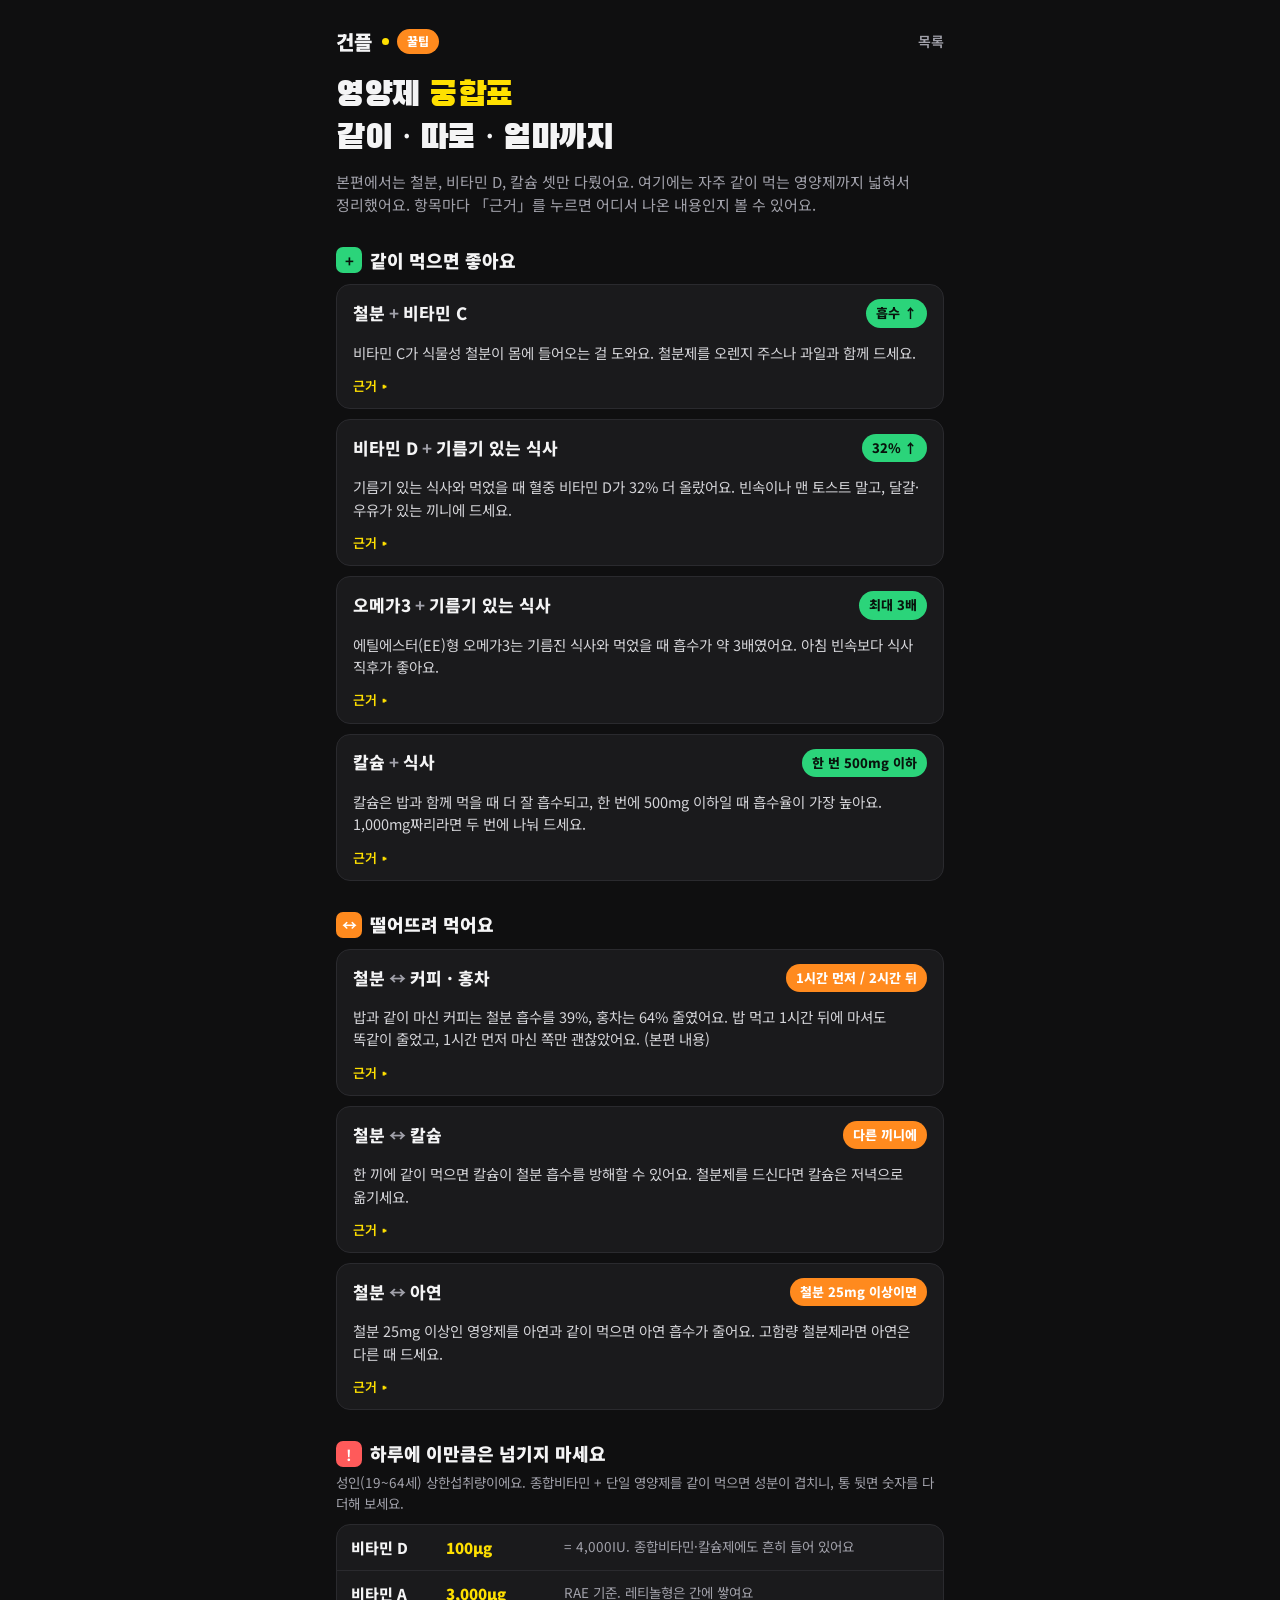
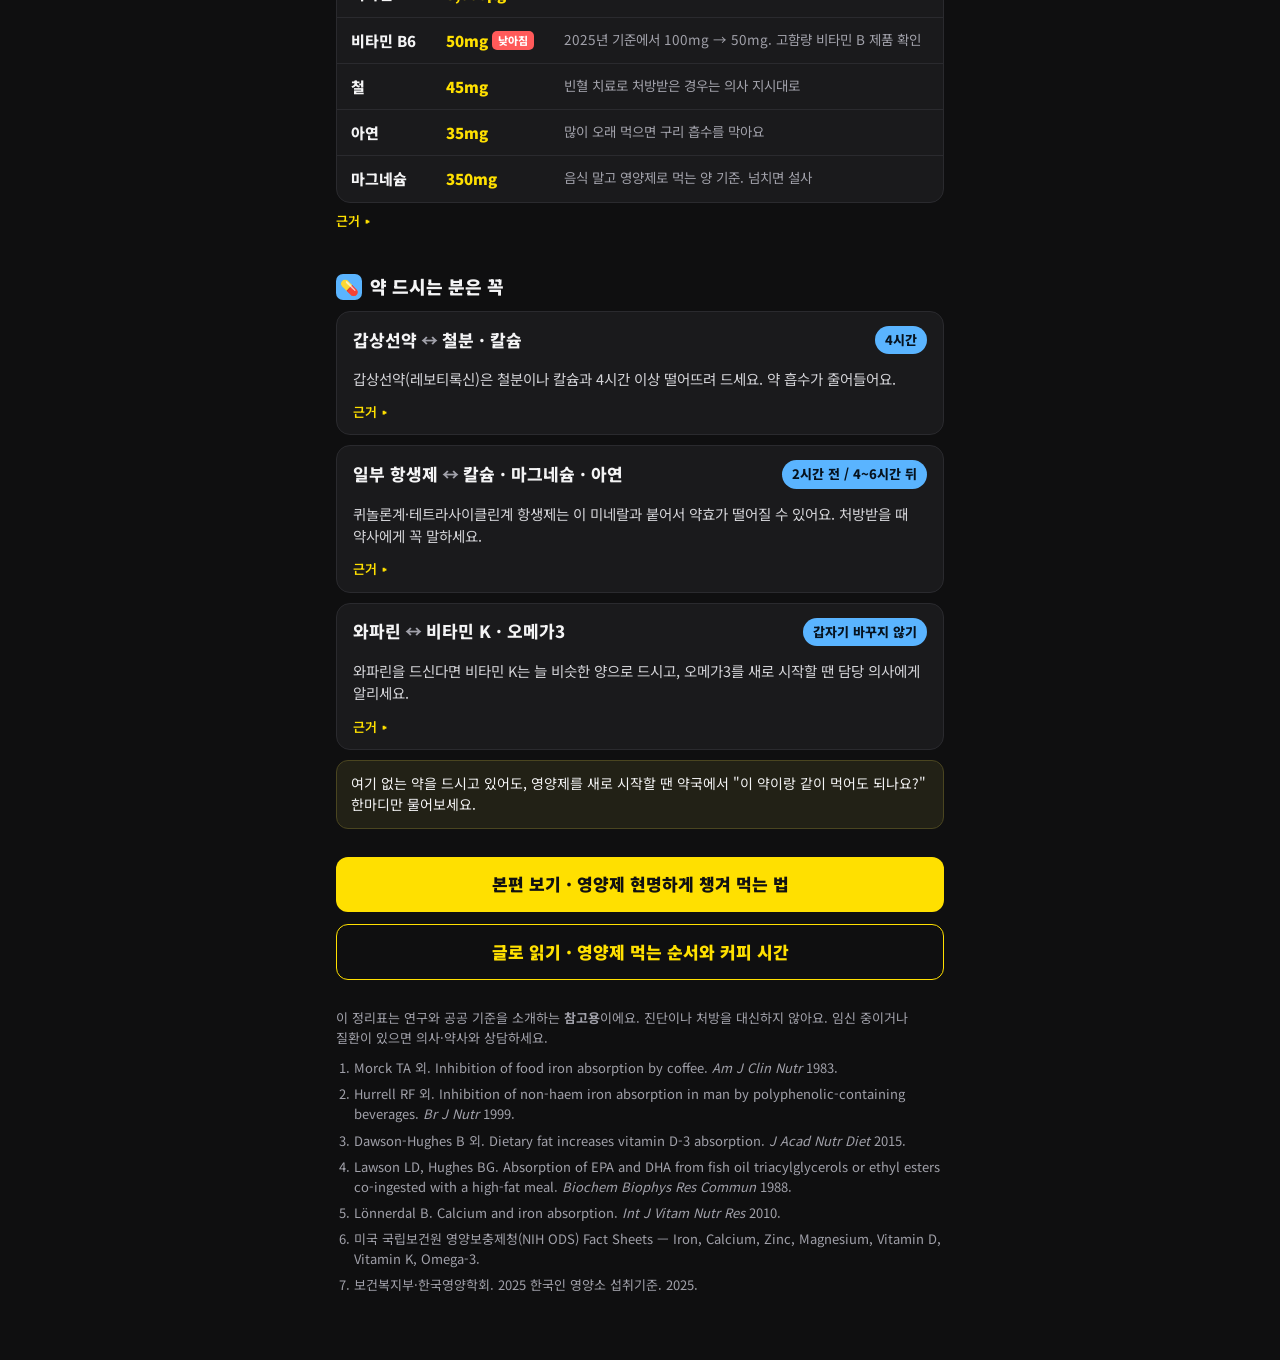
<file: ko/supplement-pairing/index.html>
<!doctype html><html lang="ko"><head><meta charset="utf-8"><meta name="viewport" content="width=device-width,initial-scale=1,viewport-fit=cover">
<title>영양제 궁합표 — 같이 먹으면 좋은 것, 떨어뜨릴 것, 하루 상한 | 건플</title>
<meta name="description" content="철분과 커피, 철분과 칼슘, 비타민 D와 기름기 있는 식사처럼 자주 같이 먹는 영양제 조합을 한 장에 정리했어요. 2025 한국인 영양소 섭취기준 상한섭취량과 약 먹는 분이 조심할 조합까지, 항목마다 근거를 달았어요.">
<link rel="canonical" href="https://bodyhours.com/ko/supplement-pairing/">
<meta property="og:type" content="article"><meta property="og:title" content="영양제 궁합표 · 같이 · 따로 · 얼마까지"><meta property="og:description" content="자주 같이 먹는 영양제 조합과 하루 상한을 근거와 함께 한 장에"><meta property="og:image" content="https://bodyhours.com/assets/blog/supp/og.jpg"><meta property="og:url" content="https://bodyhours.com/ko/supplement-pairing/"><meta property="og:locale" content="ko_KR">
<meta name="twitter:card" content="summary_large_image"><meta name="theme-color" content="#0f0f10">
<link rel="icon" href="/assets/favicon.svg">
<link rel="preconnect" href="https://fonts.googleapis.com"><link rel="preconnect" href="https://fonts.gstatic.com" crossorigin>
<link rel="stylesheet" href="https://fonts.googleapis.com/css2?family=Black+Han+Sans&family=Noto+Sans+KR:wght@500;700;800;900&display=swap">
<style>
/* 소주편 체크리스트와 같은 채널 화면(검정+노랑) 한 가지 겉모습. 한 장 정리표 → 카드 4묶음 → 출처 */
:root{color-scheme:dark;--bg:#0f0f10;--card:#1a1a1c;--line:#2a2a2e;--tx:#f4f4f5;--sub:#a1a1aa;--y:#ffe000;--or:#ff8a1e;--g:#2bd47a;--red:#ff5a5a;--blue:#5ab4ff;
--disp:"Black Han Sans","Noto Sans KR",sans-serif;--body:"Noto Sans KR",Pretendard,-apple-system,"Apple SD Gothic Neo","Malgun Gothic",sans-serif}
*{box-sizing:border-box;margin:0;padding:0}
html{-webkit-text-size-adjust:100%}
body{background:var(--bg);color:var(--tx);font-family:var(--body);line-height:1.55;word-break:keep-all}
a{color:inherit}
.wrap{max-width:640px;margin:0 auto;padding-block:20px 64px;padding-left:max(16px,env(safe-area-inset-left,0px));padding-right:max(16px,env(safe-area-inset-right,0px))}
.top{display:flex;align-items:center;gap:8px;padding:6px 0 18px;font-weight:900;font-size:20px}
.top i{width:7px;height:7px;border-radius:50%;background:var(--y);display:inline-block;margin-left:2px}
.chip{background:var(--or);color:#fff;font-size:12px;font-weight:800;padding:3px 10px;border-radius:99px}
h1{font-family:var(--disp);font-weight:400;font-size:34px;line-height:1.25;letter-spacing:-.5px;text-wrap:balance}
h1 em{font-style:normal;color:var(--y)}
.lead{color:var(--sub);margin-top:10px;font-size:15px}
.sec{margin-top:30px}
.sec h2{display:flex;align-items:center;gap:8px;font-size:18px;font-weight:900;margin-bottom:4px}
.sec h2 b{display:inline-grid;place-content:center;width:26px;height:26px;border-radius:7px;font-size:15px;color:#111}
.sec .hint{color:var(--sub);font-size:13.5px;margin-bottom:6px}
.it{background:var(--card);border:1px solid var(--line);border-radius:14px;margin-top:10px}
.row{display:flex;gap:12px;align-items:center;padding:14px 16px}
.pair{flex:1;min-width:0;font-size:17px;font-weight:800}
.pair .x{color:var(--sub);font-weight:700;margin:0 4px}
.tag{flex:none;font-size:13px;font-weight:800;padding:4px 10px;border-radius:99px;white-space:nowrap}
.why{padding:0 16px 4px;font-size:14.5px;color:#d4d4d8}
details{padding:0 16px}
summary{list-style:none;cursor:pointer;font-size:13px;color:var(--sub);padding:8px 0 12px;font-weight:600}
summary::-webkit-details-marker{display:none}
summary::before{content:"근거 ▸ ";color:var(--y)}
details[open] summary::before{content:"근거 ▾ "}
summary:focus-visible{outline:2px solid var(--y);outline-offset:2px;border-radius:4px}
.ev{font-size:13.5px;color:#c4c4cc;padding:0 0 14px}
.ev a{color:var(--y);text-underline-offset:3px}
.s-g h2 b,.s-g .tag{background:var(--g);color:#08130c}
.s-o h2 b,.s-o .tag{background:var(--or);color:#fff}
.s-r h2 b{background:var(--red);color:#fff}
.s-b h2 b,.s-b .tag{background:var(--blue);color:#06121e}
table{width:100%;border-collapse:collapse;font-size:15px}
.tb{background:var(--card);border:1px solid var(--line);border-radius:14px;margin-top:10px;overflow:hidden}
th,td{text-align:left;padding:11px 14px;border-top:1px solid var(--line);vertical-align:top}
tr:first-child th,tr:first-child td{border-top:0}
th{font-weight:800;white-space:nowrap}
td.v{font-weight:900;color:var(--y);white-space:nowrap;font-variant-numeric:tabular-nums}
td.n{color:var(--sub);font-size:13.5px}
.new{display:inline-block;background:var(--red);color:#fff;font-size:11px;font-weight:800;padding:1px 6px;border-radius:5px;margin-left:4px;vertical-align:2px}
.tip{margin-top:10px;background:#222116;border:1px solid #4a4520;border-radius:12px;padding:12px 14px;font-size:14px}
.btn{display:block;text-align:center;background:var(--y);color:#111;font-weight:900;font-size:17px;text-decoration:none;padding:14px;border-radius:12px;margin-top:28px}
.btn:focus-visible{outline:2px solid #fff;outline-offset:3px}
.foot{margin-top:28px;font-size:13px;color:var(--sub)}
.foot p+p{margin-top:8px}
.refs{margin-top:10px;padding-left:18px}
.refs li+li{margin-top:6px}
</style></head><body>

<div class="wrap">
  <div class="top"><a href="/ko/" style="text-decoration:none;display:flex;align-items:center;gap:8px">건플<i></i></a><span class="chip">꿀팁</span><a href="/ko/#check" style="margin-left:auto;font-size:14px;font-weight:600;color:var(--sub);text-decoration:none">목록</a></div>

  <h1>영양제 <em>궁합표</em><br>같이 · 따로 · 얼마까지</h1>
  <p class="lead">본편에서는 철분, 비타민 D, 칼슘 셋만 다뤘어요. 여기에는 자주 같이 먹는 영양제까지 넓혀서 정리했어요. 항목마다 「근거」를 누르면 어디서 나온 내용인지 볼 수 있어요.</p>

  <div class="sec s-g"><h2><b>+</b>같이 먹으면 좋아요</h2>
    <div class="it"><div class="row"><div class="pair">철분<span class="x">+</span>비타민 C</div><span class="tag">흡수 ↑</span></div>
      <p class="why">비타민 C가 식물성 철분이 몸에 들어오는 걸 도와요. 철분제를 오렌지 주스나 과일과 함께 드세요.</p>
      <details><summary></summary><div class="ev">미국 국립보건원(NIH) 영양제 자료: 비타민 C는 비헴철(식물성·영양제 철분)의 흡수율을 높인다.<br>— <a href="https://ods.od.nih.gov/factsheets/Iron-HealthProfessional/" target="_blank" rel="noopener">NIH ODS, Iron Fact Sheet</a></div></details></div>
    <div class="it"><div class="row"><div class="pair">비타민 D<span class="x">+</span>기름기 있는 식사</div><span class="tag">32% ↑</span></div>
      <p class="why">기름기 있는 식사와 먹었을 때 혈중 비타민 D가 32% 더 올랐어요. 빈속이나 맨 토스트 말고, 달걀·우유가 있는 끼니에 드세요.</p>
      <details><summary></summary><div class="ev">비타민 D3 5만 IU를 지방 있는 식사와 먹은 그룹이 무지방 식사 그룹보다 12시간 뒤 혈중 농도가 32% 더 높았다.<br>— Dawson-Hughes B 외 (2015), <i>J Acad Nutr Diet</i></div></details></div>
    <div class="it"><div class="row"><div class="pair">오메가3<span class="x">+</span>기름기 있는 식사</div><span class="tag">최대 3배</span></div>
      <p class="why">에틸에스터(EE)형 오메가3는 기름진 식사와 먹었을 때 흡수가 약 3배였어요. 아침 빈속보다 식사 직후가 좋아요.</p>
      <details><summary></summary><div class="ev">지방 44g 식사와 먹었을 때 에틸에스터형 EPA·DHA 흡수가 저지방(8g) 식사 때의 약 3배(약 60%)였다. 연구진은 흡수가 "함께 먹은 지방의 양에 크게 좌우된다"고 정리했다.<br>— <a href="https://pubmed.ncbi.nlm.nih.gov/2847723/" target="_blank" rel="noopener">Lawson LD, Hughes BG (1988), <i>Biochem Biophys Res Commun</i></a></div></details></div>
    <div class="it"><div class="row"><div class="pair">칼슘<span class="x">+</span>식사</div><span class="tag">한 번 500mg 이하</span></div>
      <p class="why">칼슘은 밥과 함께 먹을 때 더 잘 흡수되고, 한 번에 500mg 이하일 때 흡수율이 가장 높아요. 1,000mg짜리라면 두 번에 나눠 드세요.</p>
      <details><summary></summary><div class="ev">칼슘 보충제는 식사와 함께 먹을 때 흡수가 더 좋고, 한 번에 500mg 이하일 때 흡수율이 가장 높다. 구연산칼슘은 탄산칼슘보다 위산에 덜 좌우된다.<br>— <a href="https://ods.od.nih.gov/factsheets/Calcium-HealthProfessional/" target="_blank" rel="noopener">NIH ODS, Calcium Fact Sheet</a></div></details></div>
  </div>

  <div class="sec s-o"><h2><b>↔</b>떨어뜨려 먹어요</h2>
    <div class="it"><div class="row"><div class="pair">철분<span class="x">↔</span>커피 · 홍차</div><span class="tag">1시간 먼저 / 2시간 뒤</span></div>
      <p class="why">밥과 같이 마신 커피는 철분 흡수를 39%, 홍차는 64% 줄였어요. 밥 먹고 1시간 뒤에 마셔도 똑같이 줄었고, 1시간 먼저 마신 쪽만 괜찮았어요. (본편 내용)</p>
      <details><summary></summary><div class="ev">커피를 식사와 함께 마시면 음식 속 철분 흡수가 39%, 홍차는 64% 줄었다. 식사 1시간 뒤에 마셔도 같은 정도로 줄었고, 1시간 전에 마시면 줄지 않았다. 2시간은 이 결과를 바탕으로 여유 있게 잡은 간격이다.<br>— Morck TA 외 (1983), <i>Am J Clin Nutr</i> · Hurrell RF 외 (1999), <i>Br J Nutr</i></div></details></div>
    <div class="it"><div class="row"><div class="pair">철분<span class="x">↔</span>칼슘</div><span class="tag">다른 끼니에</span></div>
      <p class="why">한 끼에 같이 먹으면 칼슘이 철분 흡수를 방해할 수 있어요. 철분제를 드신다면 칼슘은 저녁으로 옮기세요.</p>
      <details><summary></summary><div class="ev">칼슘은 다른 흡수 방해 성분과 달리 비헴철과 헴철 모두의 흡수를 줄일 수 있다. 다만 오래 먹었을 때의 영향은 아직 확실히 밝혀지지 않았다.<br>— Lönnerdal B (2010), <i>Int J Vitam Nutr Res</i> · <a href="https://ods.od.nih.gov/factsheets/Iron-HealthProfessional/" target="_blank" rel="noopener">NIH ODS, Iron Fact Sheet</a></div></details></div>
    <div class="it"><div class="row"><div class="pair">철분<span class="x">↔</span>아연</div><span class="tag">철분 25mg 이상이면</span></div>
      <p class="why">철분 25mg 이상인 영양제를 아연과 같이 먹으면 아연 흡수가 줄어요. 고함량 철분제라면 아연은 다른 때 드세요.</p>
      <details><summary></summary><div class="ev">원소 철 25mg 이상인 보충제를 아연 보충제와 같이 먹으면 아연 흡수와 혈중 아연이 줄 수 있다. 음식에 강화된 철분은 크게 방해하지 않는다.<br>— <a href="https://ods.od.nih.gov/factsheets/Zinc-HealthProfessional/" target="_blank" rel="noopener">NIH ODS, Zinc Fact Sheet</a></div></details></div>
  </div>

  <div class="sec s-r"><h2><b>!</b>하루에 이만큼은 넘기지 마세요</h2>
    <p class="hint">성인(19~64세) 상한섭취량이에요. 종합비타민 + 단일 영양제를 같이 먹으면 성분이 겹치니, 통 뒷면 숫자를 다 더해 보세요.</p>
    <div class="tb"><table>
      <tr><th>비타민 D</th><td class="v">100μg</td><td class="n">= 4,000IU. 종합비타민·칼슘제에도 흔히 들어 있어요</td></tr>
      <tr><th>비타민 A</th><td class="v">3,000μg</td><td class="n">RAE 기준. 레티놀형은 간에 쌓여요</td></tr>
      <tr><th>비타민 B6</th><td class="v">50mg<span class="new">낮아짐</span></td><td class="n">2025년 기준에서 100mg → 50mg. 고함량 비타민 B 제품 확인</td></tr>
      <tr><th>철</th><td class="v">45mg</td><td class="n">빈혈 치료로 처방받은 경우는 의사 지시대로</td></tr>
      <tr><th>아연</th><td class="v">35mg</td><td class="n">많이 오래 먹으면 구리 흡수를 막아요</td></tr>
      <tr><th>마그네슘</th><td class="v">350mg</td><td class="n">음식 말고 영양제로 먹는 양 기준. 넘치면 설사</td></tr>
    </table></div>
    <details style="padding:0"><summary></summary><div class="ev">보건복지부·한국영양학회 「2025 한국인 영양소 섭취기준」(2025년 12월) 성인 상한섭취량. 아연 50mg 이상을 몇 주 먹으면 구리 흡수를 막는다(NIH ODS Zinc), 영양제 마그네슘을 많이 먹으면 설사가 흔하다(NIH ODS Magnesium).<br>— <a href="https://health.seoulmc.or.kr/uploadFiles/2025_%ED%95%9C%EA%B5%AD%EC%9D%B8%EC%98%81%EC%96%91%EC%86%8C%EC%84%AD%EC%B7%A8%EA%B8%B0%EC%A4%80_%ED%99%9C%EC%9A%A9.pdf" target="_blank" rel="noopener">2025 한국인 영양소 섭취기준 요약본</a> · <a href="https://ods.od.nih.gov/factsheets/Magnesium-HealthProfessional/" target="_blank" rel="noopener">NIH ODS, Magnesium</a></div></details>
  </div>

  <div class="sec s-b"><h2><b>💊</b>약 드시는 분은 꼭</h2>
    <div class="it"><div class="row"><div class="pair">갑상선약<span class="x">↔</span>철분 · 칼슘</div><span class="tag">4시간</span></div>
      <p class="why">갑상선약(레보티록신)은 철분이나 칼슘과 4시간 이상 떨어뜨려 드세요. 약 흡수가 줄어들어요.</p>
      <details><summary></summary><div class="ev">레보티록신 허가 설명서는 철분·탄산칼슘 보충제와 4시간 안에 같이 먹지 말라고 권한다.<br>— <a href="https://ods.od.nih.gov/factsheets/Iron-HealthProfessional/" target="_blank" rel="noopener">NIH ODS, Iron</a> · <a href="https://ods.od.nih.gov/factsheets/Calcium-HealthProfessional/" target="_blank" rel="noopener">Calcium</a></div></details></div>
    <div class="it"><div class="row"><div class="pair">일부 항생제<span class="x">↔</span>칼슘 · 마그네슘 · 아연</div><span class="tag">2시간 전 / 4~6시간 뒤</span></div>
      <p class="why">퀴놀론계·테트라사이클린계 항생제는 이 미네랄과 붙어서 약효가 떨어질 수 있어요. 처방받을 때 약사에게 꼭 말하세요.</p>
      <details><summary></summary><div class="ev">이 항생제는 마그네슘·아연 보충제보다 최소 2시간 먼저, 또는 4~6시간 뒤에 먹으면 상호작용을 줄일 수 있다(칼슘은 2시간 전후).<br>— <a href="https://ods.od.nih.gov/factsheets/Zinc-HealthProfessional/" target="_blank" rel="noopener">NIH ODS, Zinc</a> · <a href="https://ods.od.nih.gov/factsheets/Magnesium-HealthProfessional/" target="_blank" rel="noopener">Magnesium</a></div></details></div>
    <div class="it"><div class="row"><div class="pair">와파린<span class="x">↔</span>비타민 K · 오메가3</div><span class="tag">갑자기 바꾸지 않기</span></div>
      <p class="why">와파린을 드신다면 비타민 K는 늘 비슷한 양으로 드시고, 오메가3를 새로 시작할 땐 담당 의사에게 알리세요.</p>
      <details><summary></summary><div class="ev">와파린 복용자는 비타민 K 섭취를 일정하게 유지해야 한다. 갑자기 바뀌면 약효가 세지거나 약해질 수 있다(NIH ODS Vitamin K). 오메가3는 와파린과 함께 먹을 때 혈액 응고 수치(INR)를 주기적으로 확인하도록 권한다(NIH ODS Omega-3).<br>— <a href="https://ods.od.nih.gov/factsheets/VitaminK-HealthProfessional/" target="_blank" rel="noopener">NIH ODS, Vitamin K</a> · <a href="https://ods.od.nih.gov/factsheets/Omega3FattyAcids-HealthProfessional/" target="_blank" rel="noopener">Omega-3</a></div></details></div>
    <p class="tip">여기 없는 약을 드시고 있어도, 영양제를 새로 시작할 땐 약국에서 "이 약이랑 같이 먹어도 되나요?" 한마디만 물어보세요.</p>
  </div>

  <a class="btn" href="https://youtu.be/qeJrzPfPW98" target="_blank" rel="noopener">본편 보기 · 영양제 현명하게 챙겨 먹는 법</a>

  <a class="btn" style="background:transparent;color:var(--y);border:1.5px solid var(--y);margin-top:12px" href="/ko/posts/supplement-timing/">글로 읽기 · 영양제 먹는 순서와 커피 시간</a>

  <div class="foot">
    <p>이 정리표는 연구와 공공 기준을 소개하는 <b>참고용</b>이에요. 진단이나 처방을 대신하지 않아요. 임신 중이거나 질환이 있으면 의사·약사와 상담하세요.</p>
    <ol class="refs">
      <li>Morck TA 외. Inhibition of food iron absorption by coffee. <i>Am J Clin Nutr</i> 1983.</li>
      <li>Hurrell RF 외. Inhibition of non-haem iron absorption in man by polyphenolic-containing beverages. <i>Br J Nutr</i> 1999.</li>
      <li>Dawson-Hughes B 외. Dietary fat increases vitamin D-3 absorption. <i>J Acad Nutr Diet</i> 2015.</li>
      <li>Lawson LD, Hughes BG. Absorption of EPA and DHA from fish oil triacylglycerols or ethyl esters co-ingested with a high-fat meal. <i>Biochem Biophys Res Commun</i> 1988.</li>
      <li>Lönnerdal B. Calcium and iron absorption. <i>Int J Vitam Nutr Res</i> 2010.</li>
      <li>미국 국립보건원 영양보충제청(NIH ODS) Fact Sheets — Iron, Calcium, Zinc, Magnesium, Vitamin D, Vitamin K, Omega-3.</li>
      <li>보건복지부·한국영양학회. 2025 한국인 영양소 섭취기준. 2025.</li>
    </ol>
  </div>
</div>
</body></html>
</file>
